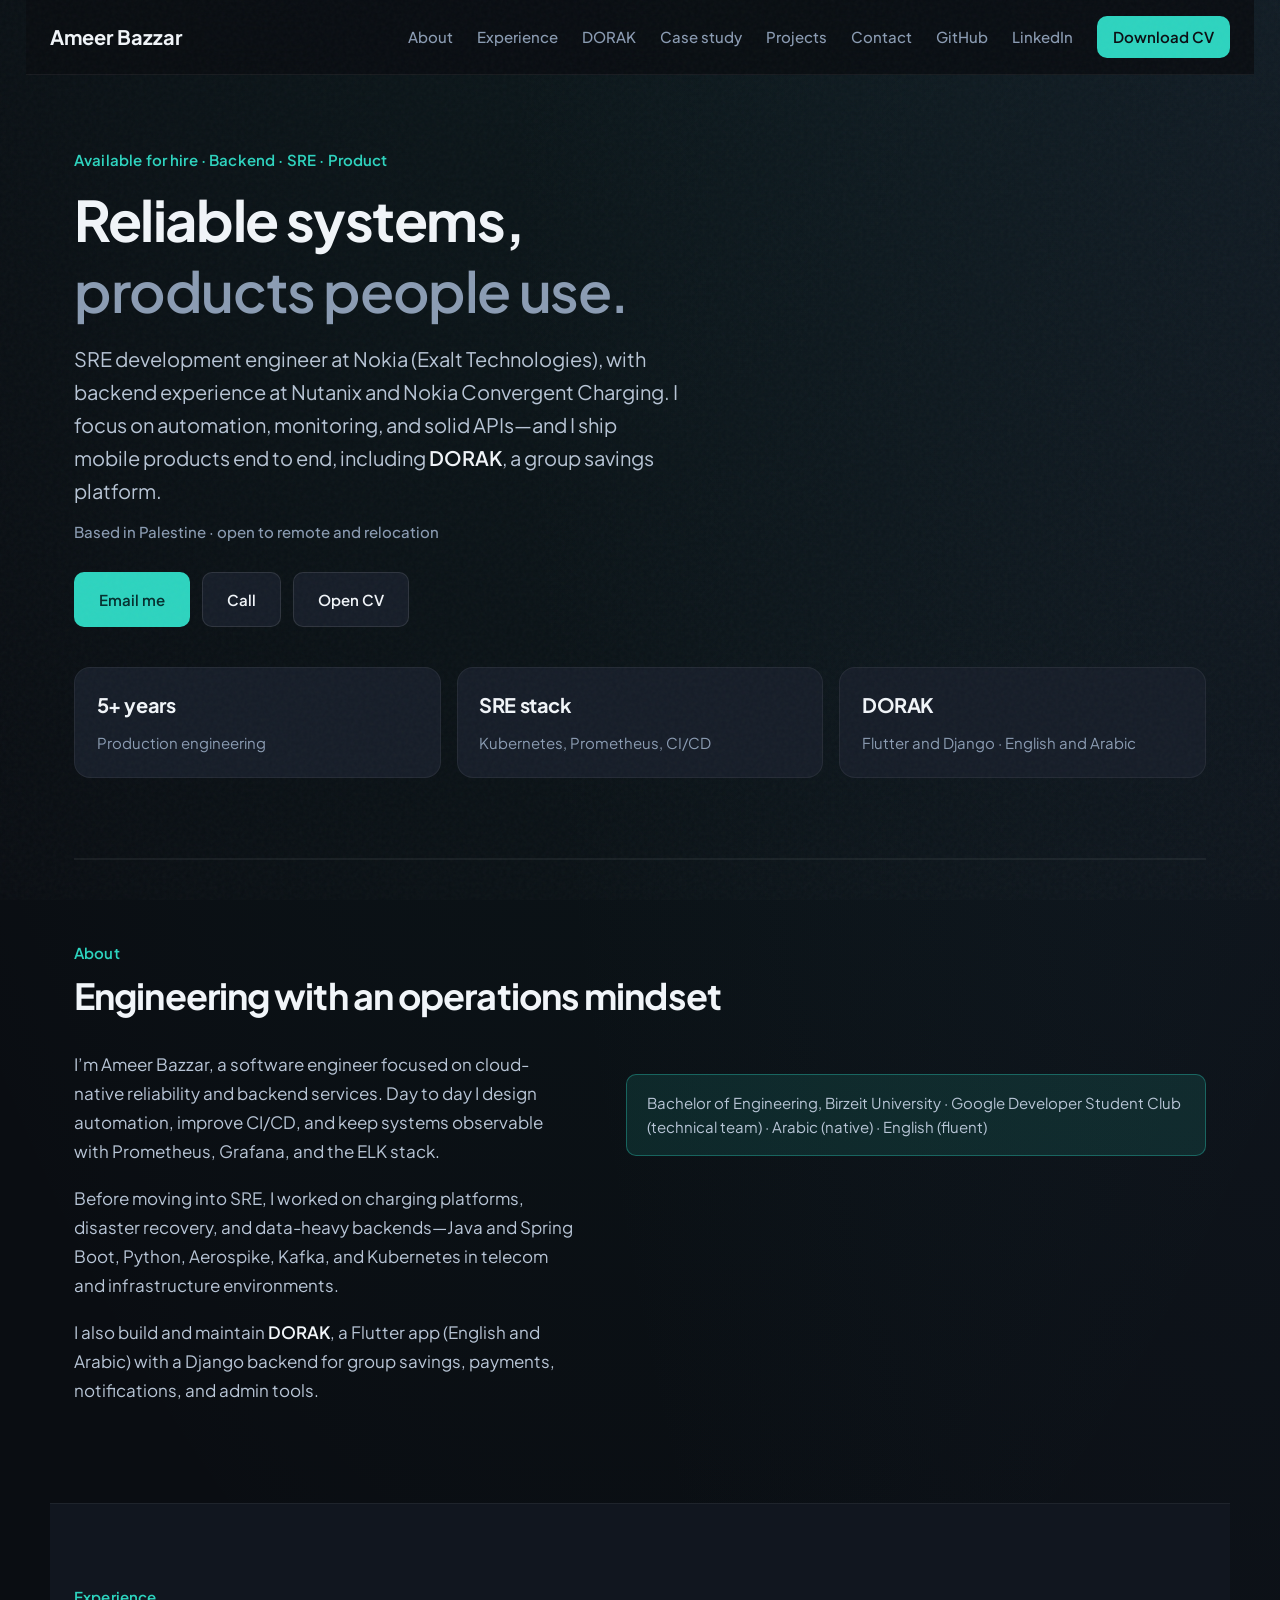
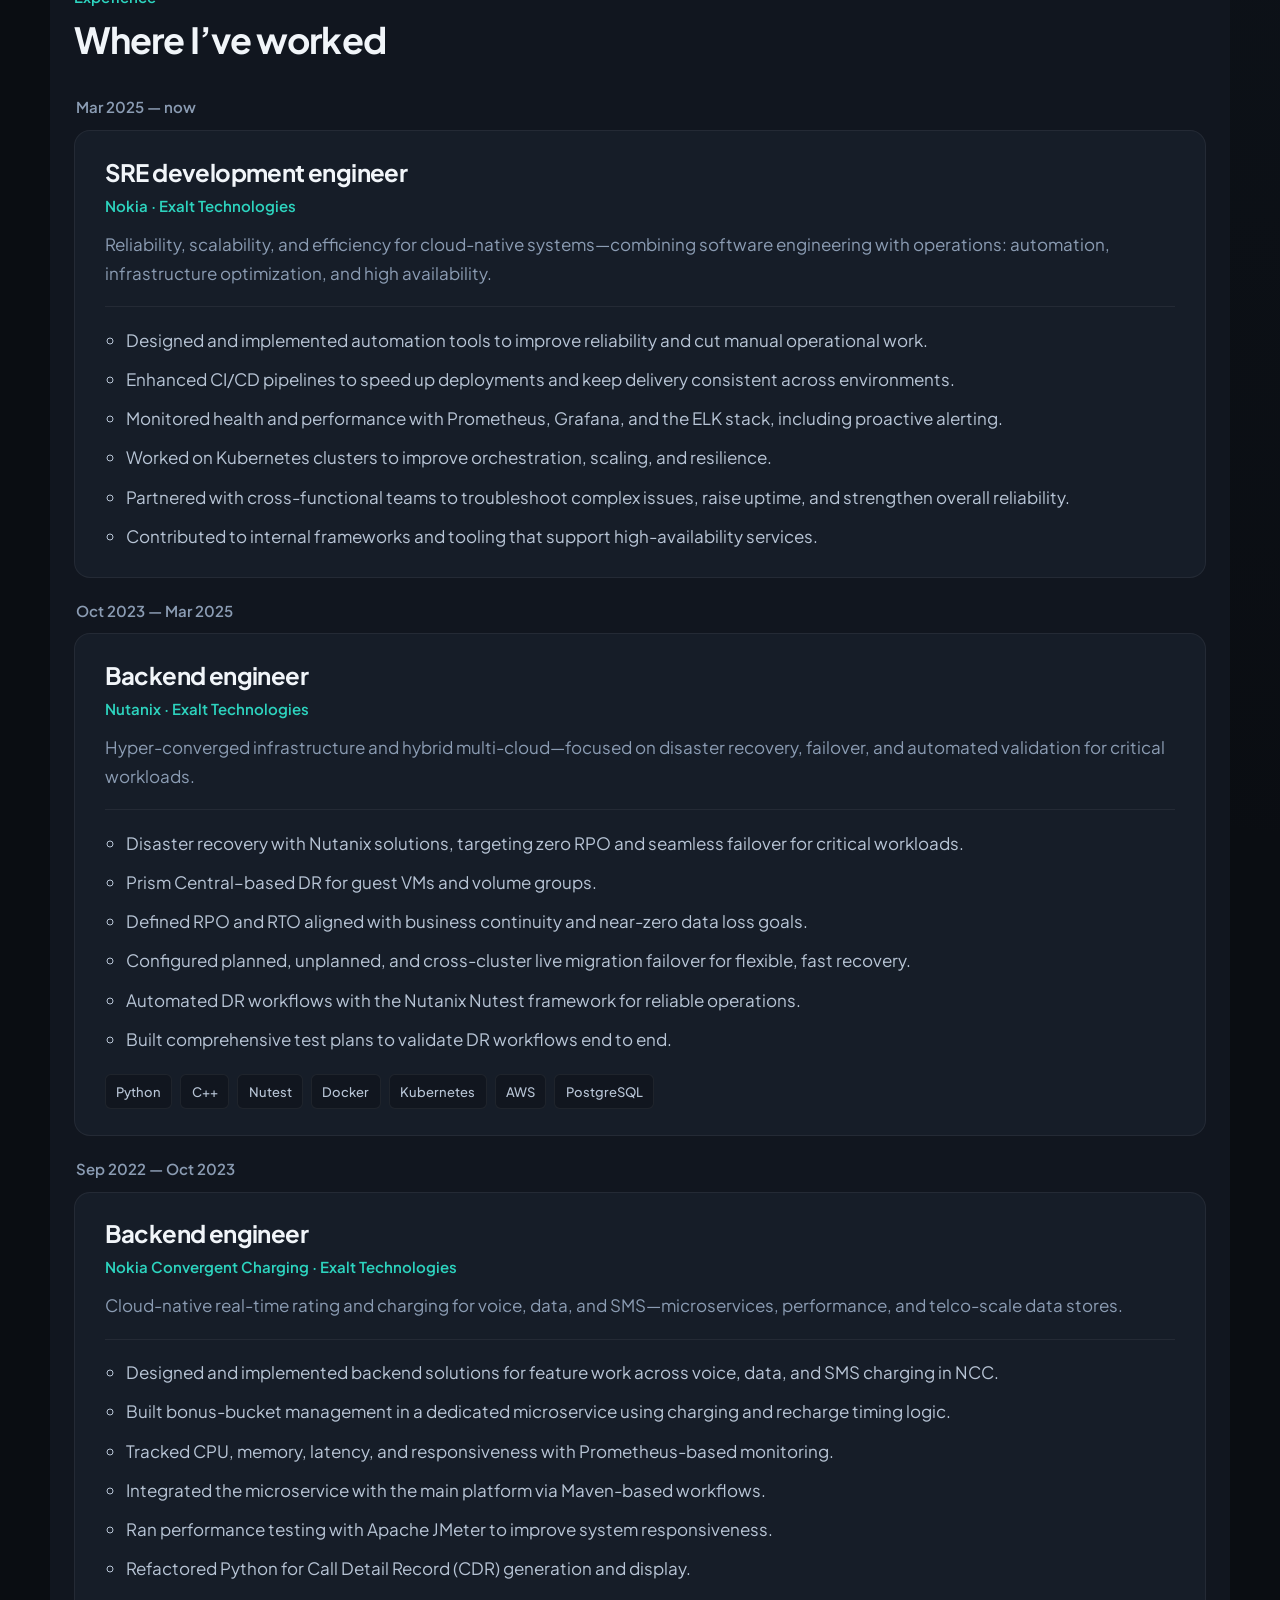
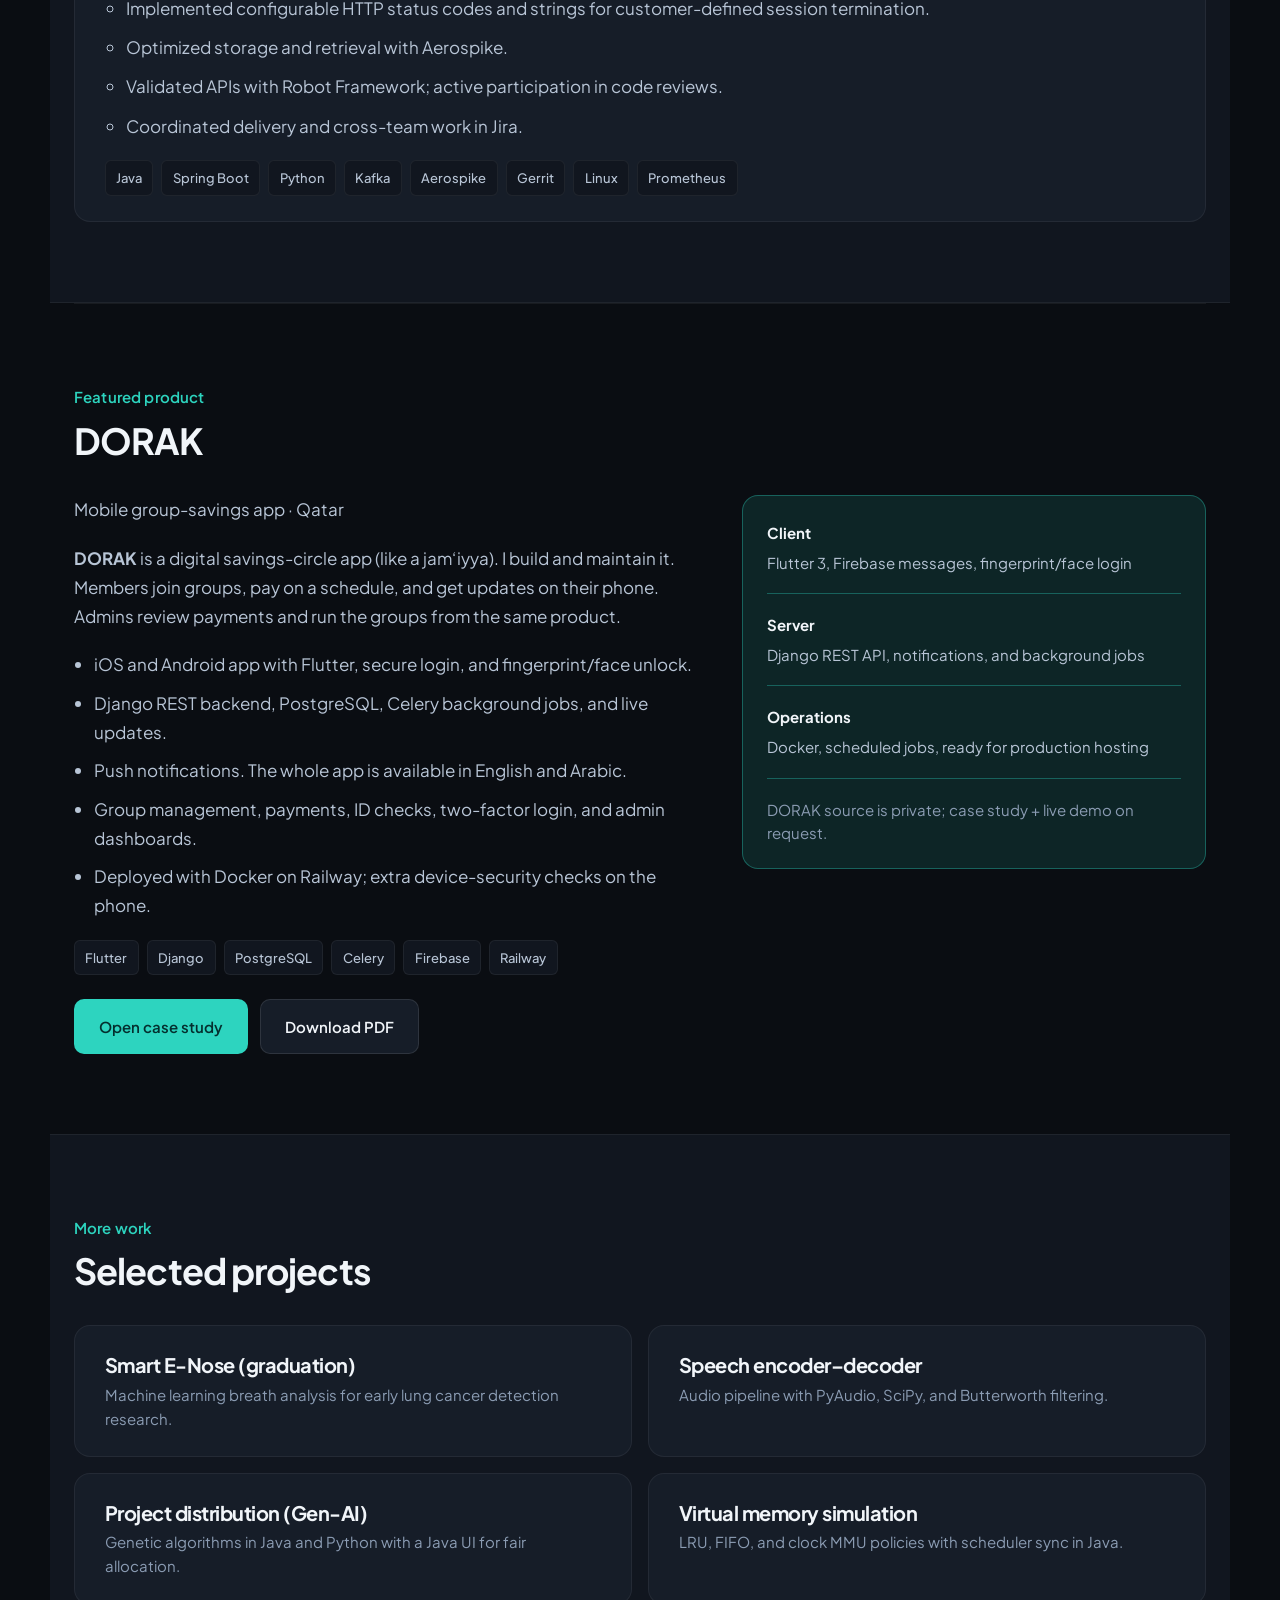
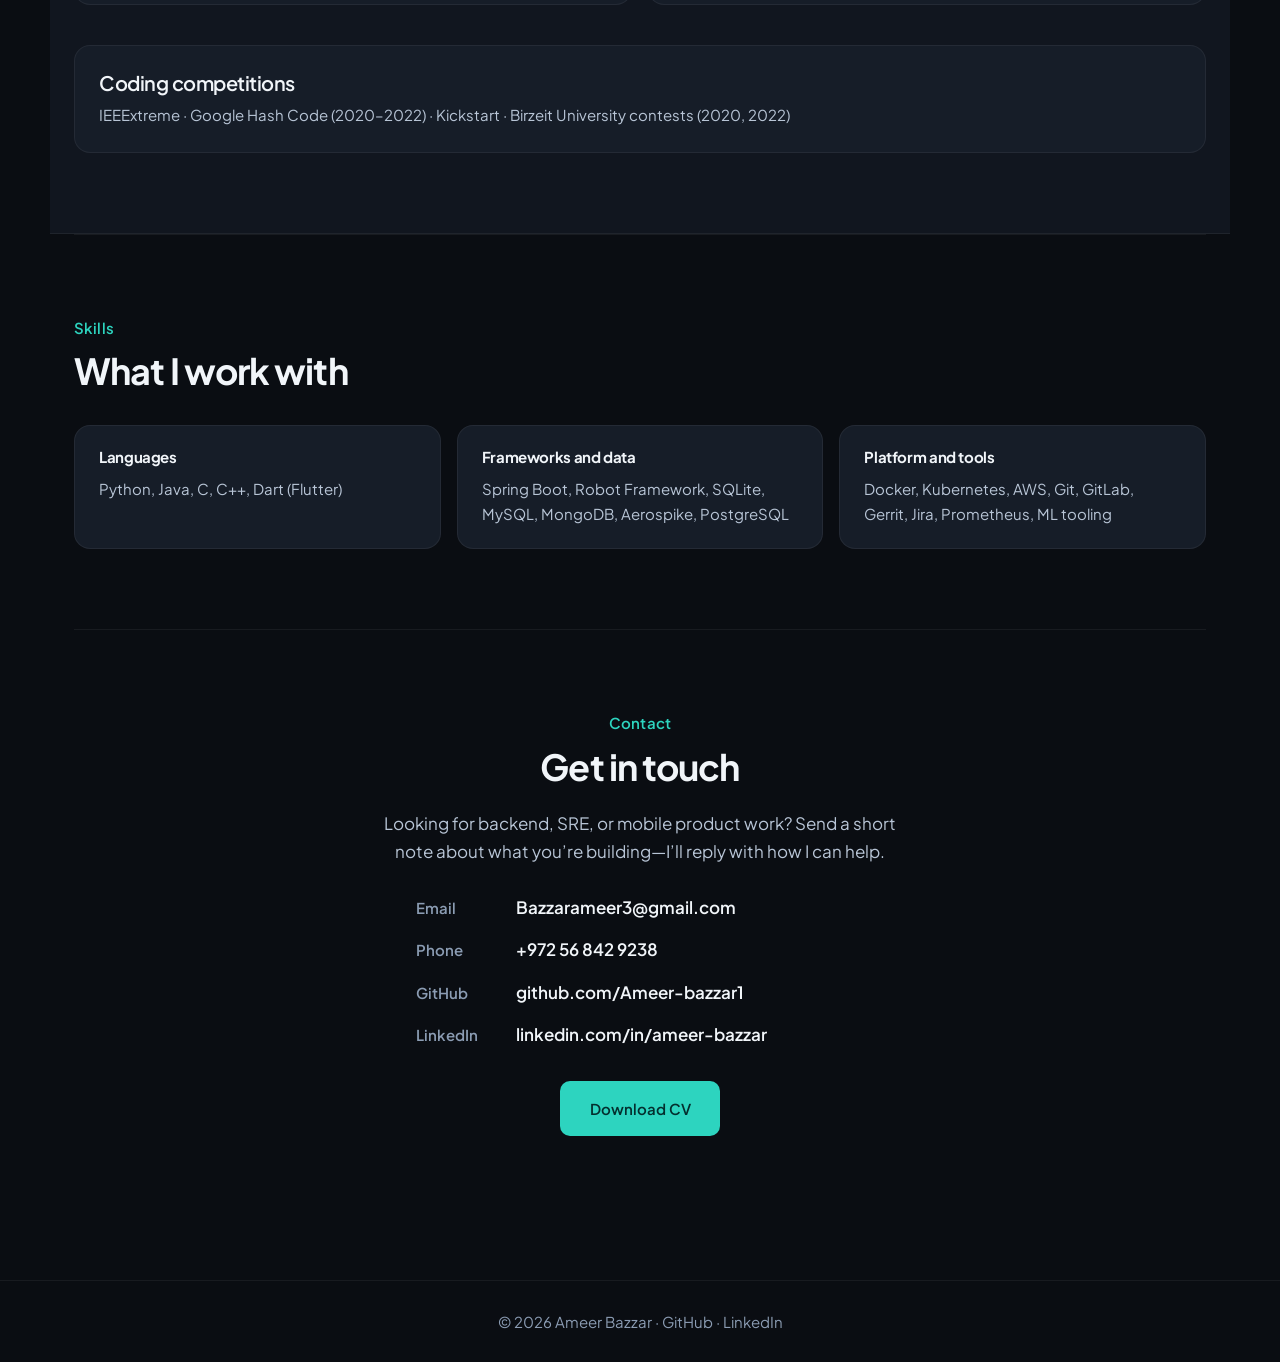
<file: index.html>
<!DOCTYPE html>
<html lang="en">
  <head>
    <meta charset="UTF-8" />
    <meta name="viewport" content="width=device-width, initial-scale=1.0" />
    <meta
      name="description"
      content="Ameer Bazzar — SRE and backend engineer. Cloud-native systems, automation, and DORAK product work."
    />
    <title>Ameer Bazzar · Developer</title>
    <link rel="preconnect" href="https://fonts.googleapis.com" />
    <link rel="preconnect" href="https://fonts.gstatic.com" crossorigin />
    <link
      href="https://fonts.googleapis.com/css2?family=Plus+Jakarta+Sans:wght@400;500;600;700&display=swap"
      rel="stylesheet"
    />
    <link rel="stylesheet" href="styles.css" />
  </head>
  <body>
    <div class="grain" aria-hidden="true"></div>

    <header class="site-header">
      <a class="logo" href="#top">Ameer Bazzar</a>
      <button class="nav-toggle" type="button" aria-expanded="false" aria-controls="site-nav">
        Menu
      </button>
      <nav id="site-nav" class="site-nav">
        <a href="#about">About</a>
        <a href="#experience">Experience</a>
        <a href="#dorak">DORAK</a>
        <a href="dorak.html">Case study</a>
        <a href="#projects">Projects</a>
        <a href="#contact">Contact</a>
        <a href="https://github.com/Ameer-bazzar1" target="_blank" rel="noopener noreferrer">GitHub</a>
        <a href="https://www.linkedin.com/in/ameer-bazzar-447011217" target="_blank" rel="noopener noreferrer">LinkedIn</a>
        <a class="nav-cta" href="assets/AmeerBazzar_CV.pdf" download>Download CV</a>
      </nav>
    </header>

    <main id="top">
      <section class="hero">
        <p class="kicker">Available for hire · Backend · SRE · Product</p>
        <h1>
          Reliable systems,
          <span class="accent-line">products people use.</span>
        </h1>
        <p class="lead">
          SRE development engineer at Nokia (Exalt Technologies), with backend experience at Nutanix
          and Nokia Convergent Charging. I focus on automation, monitoring, and solid APIs—and I
          ship mobile products end to end, including <strong>DORAK</strong>, a group savings platform.
        </p>
        <p class="hero-location">Based in Palestine · open to remote and relocation</p>
        <div class="hero-actions">
          <a class="btn btn-primary" href="mailto:Bazzarameer3@gmail.com">Email me</a>
          <a class="btn btn-ghost" href="tel:+972568429238">Call</a>
          <a class="btn btn-ghost" href="assets/AmeerBazzar_CV.pdf" target="_blank" rel="noopener"
            >Open CV</a
          >
        </div>
        <ul class="hero-stats" aria-label="Highlights">
          <li>
            <span class="stat-value">5+ years</span>
            <span class="stat-label">Production engineering</span>
          </li>
          <li>
            <span class="stat-value">SRE stack</span>
            <span class="stat-label">Kubernetes, Prometheus, CI/CD</span>
          </li>
          <li>
            <span class="stat-value">DORAK</span>
            <span class="stat-label">Flutter and Django · English and Arabic</span>
          </li>
        </ul>
      </section>

      <section id="about" class="section">
        <header class="section-head">
          <span class="kicker">About</span>
          <h2>Engineering with an operations mindset</h2>
        </header>
        <div class="about-grid">
          <div class="prose">
            <p>
              I’m Ameer Bazzar, a software engineer focused on cloud-native reliability and backend
              services. Day to day I design automation, improve CI/CD, and keep systems observable with
              Prometheus, Grafana, and the ELK stack.
            </p>
            <p>
              Before moving into SRE, I worked on charging platforms, disaster recovery, and data-heavy
              backends—Java and Spring Boot, Python, Aerospike, Kafka, and Kubernetes in telecom and
              infrastructure environments.
            </p>
            <p>
              I also build and maintain <strong>DORAK</strong>, a Flutter app (English and Arabic)
              with a Django backend for group savings, payments, notifications, and admin tools.
            </p>
          </div>
          <div class="meta-block">
            Bachelor of Engineering, Birzeit University · Google Developer Student Club (technical
            team) · Arabic (native) · English (fluent)
          </div>
        </div>
      </section>

      <section id="experience" class="section section-alt">
        <header class="section-head">
          <span class="kicker">Experience</span>
          <h2>Where I’ve worked</h2>
        </header>
        <ol class="timeline">
          <li>
            <div class="time">Mar 2025 — now</div>
            <article class="card">
              <h3>SRE development engineer</h3>
              <p class="org">Nokia · Exalt Technologies</p>
              <p class="role-summary">
                Reliability, scalability, and efficiency for cloud-native systems—combining software
                engineering with operations: automation, infrastructure optimization, and high
                availability.
              </p>
              <ul>
                <li>
                  Designed and implemented automation tools to improve reliability and cut manual
                  operational work.
                </li>
                <li>
                  Enhanced CI/CD pipelines to speed up deployments and keep delivery consistent across
                  environments.
                </li>
                <li>
                  Monitored health and performance with Prometheus, Grafana, and the ELK stack, including
                  proactive alerting.
                </li>
                <li>
                  Worked on Kubernetes clusters to improve orchestration, scaling, and resilience.
                </li>
                <li>
                  Partnered with cross-functional teams to troubleshoot complex issues, raise uptime, and
                  strengthen overall reliability.
                </li>
                <li>
                  Contributed to internal frameworks and tooling that support high-availability services.
                </li>
              </ul>
            </article>
          </li>
          <li>
            <div class="time">Oct 2023 — Mar 2025</div>
            <article class="card">
              <h3>Backend engineer</h3>
              <p class="org">Nutanix · Exalt Technologies</p>
              <p class="role-summary">
                Hyper-converged infrastructure and hybrid multi-cloud—focused on disaster recovery,
                failover, and automated validation for critical workloads.
              </p>
              <ul>
                <li>
                  Disaster recovery with Nutanix solutions, targeting zero RPO and seamless failover for
                  critical workloads.
                </li>
                <li>
                  Prism Central–based DR for guest VMs and volume groups.
                </li>
                <li>
                  Defined RPO and RTO aligned with business continuity and near-zero data loss goals.
                </li>
                <li>
                  Configured planned, unplanned, and cross-cluster live migration failover for flexible,
                  fast recovery.
                </li>
                <li>
                  Automated DR workflows with the Nutanix Nutest framework for reliable operations.
                </li>
                <li>Built comprehensive test plans to validate DR workflows end to end.</li>
              </ul>
              <ul class="tag-list" aria-label="Technologies">
                <li>Python</li>
                <li>C++</li>
                <li>Nutest</li>
                <li>Docker</li>
                <li>Kubernetes</li>
                <li>AWS</li>
                <li>PostgreSQL</li>
              </ul>
            </article>
          </li>
          <li>
            <div class="time">Sep 2022 — Oct 2023</div>
            <article class="card">
              <h3>Backend engineer</h3>
              <p class="org">Nokia Convergent Charging · Exalt Technologies</p>
              <p class="role-summary">
                Cloud-native real-time rating and charging for voice, data, and SMS—microservices,
                performance, and telco-scale data stores.
              </p>
              <ul>
                <li>
                  Designed and implemented backend solutions for feature work across voice, data, and SMS
                  charging in NCC.
                </li>
                <li>
                  Built bonus-bucket management in a dedicated microservice using charging and recharge
                  timing logic.
                </li>
                <li>
                  Tracked CPU, memory, latency, and responsiveness with Prometheus-based monitoring.
                </li>
                <li>
                  Integrated the microservice with the main platform via Maven-based workflows.
                </li>
                <li>
                  Ran performance testing with Apache JMeter to improve system responsiveness.
                </li>
                <li>
                  Refactored Python for Call Detail Record (CDR) generation and display.
                </li>
                <li>
                  Implemented configurable HTTP status codes and strings for customer-defined session
                  termination.
                </li>
                <li>Optimized storage and retrieval with Aerospike.</li>
                <li>Validated APIs with Robot Framework; active participation in code reviews.</li>
                <li>Coordinated delivery and cross-team work in Jira.</li>
              </ul>
              <ul class="tag-list" aria-label="Technologies">
                <li>Java</li>
                <li>Spring Boot</li>
                <li>Python</li>
                <li>Kafka</li>
                <li>Aerospike</li>
                <li>Gerrit</li>
                <li>Linux</li>
                <li>Prometheus</li>
              </ul>
            </article>
          </li>
        </ol>
      </section>

      <section id="dorak" class="section">
        <header class="section-head">
          <span class="kicker">Featured product</span>
          <h2>DORAK</h2>
        </header>
        <div class="dorak-grid">
          <div class="dorak-intro">
            <p class="dorak-tagline">Mobile group-savings app · Qatar</p>
            <p>
              <strong>DORAK</strong> is a digital savings-circle app (like a jam‘iyya). I build and
              maintain it. Members join groups, pay on a schedule, and get updates on their phone.
              Admins review payments and run the groups from the same product.
            </p>
            <ul class="feature-list">
              <li>iOS and Android app with Flutter, secure login, and fingerprint/face unlock.</li>
              <li>Django REST backend, PostgreSQL, Celery background jobs, and live updates.</li>
              <li>Push notifications. The whole app is available in English and Arabic.</li>
              <li>Group management, payments, ID checks, two-factor login, and admin dashboards.</li>
              <li>Deployed with Docker on Railway; extra device-security checks on the phone.</li>
            </ul>
            <ul class="tag-list" aria-label="Stack">
              <li>Flutter</li>
              <li>Django</li>
              <li>PostgreSQL</li>
              <li>Celery</li>
              <li>Firebase</li>
              <li>Railway</li>
            </ul>
            <div class="hero-actions dorak-proof">
              <a class="btn btn-primary" href="dorak.html">Open case study</a>
              <a class="btn btn-ghost" href="assets/DORAK_Case_Study.pdf" download>Download PDF</a>
            </div>
          </div>
          <aside class="dorak-panel" aria-label="DORAK architecture">
            <div class="panel-block">
              <span class="panel-title">Client</span>
              <p>Flutter 3, Firebase messages, fingerprint/face login</p>
            </div>
            <div class="panel-block">
              <span class="panel-title">Server</span>
              <p>Django REST API, notifications, and background jobs</p>
            </div>
            <div class="panel-block">
              <span class="panel-title">Operations</span>
              <p>Docker, scheduled jobs, ready for production hosting</p>
            </div>
            <p class="panel-note">
              DORAK source is private; case study + live demo on request.
            </p>
          </aside>
        </div>
      </section>

      <section id="projects" class="section section-alt">
        <header class="section-head">
          <span class="kicker">More work</span>
          <h2>Selected projects</h2>
        </header>
        <div class="project-grid">
          <article class="card">
            <h3>Smart E-Nose (graduation)</h3>
            <p>Machine learning breath analysis for early lung cancer detection research.</p>
          </article>
          <article class="card">
            <h3>Speech encoder–decoder</h3>
            <p>Audio pipeline with PyAudio, SciPy, and Butterworth filtering.</p>
          </article>
          <article class="card">
            <h3>Project distribution (Gen-AI)</h3>
            <p>Genetic algorithms in Java and Python with a Java UI for fair allocation.</p>
          </article>
          <article class="card">
            <h3>Virtual memory simulation</h3>
            <p>LRU, FIFO, and clock MMU policies with scheduler sync in Java.</p>
          </article>
        </div>
        <div class="competitions">
          <h3>Coding competitions</h3>
          <p>
            IEEExtreme · Google Hash Code (2020–2022) · Kickstart · Birzeit University contests
            (2020, 2022)
          </p>
        </div>
      </section>

      <section id="skills" class="section">
        <header class="section-head">
          <span class="kicker">Skills</span>
          <h2>What I work with</h2>
        </header>
        <div class="skill-grid">
          <div class="skill-card">
            <h3>Languages</h3>
            <p>Python, Java, C, C++, Dart (Flutter)</p>
          </div>
          <div class="skill-card">
            <h3>Frameworks and data</h3>
            <p>Spring Boot, Robot Framework, SQLite, MySQL, MongoDB, Aerospike, PostgreSQL</p>
          </div>
          <div class="skill-card">
            <h3>Platform and tools</h3>
            <p>Docker, Kubernetes, AWS, Git, GitLab, Gerrit, Jira, Prometheus, ML tooling</p>
          </div>
        </div>
      </section>

      <section id="contact" class="section section-contact">
        <header class="section-head">
          <span class="kicker">Contact</span>
          <h2>Get in touch</h2>
        </header>
        <p class="lead">
          Looking for backend, SRE, or mobile product work? Send a short note about what you’re
          building—I’ll reply with how I can help.
        </p>
        <ul class="contact-list">
          <li>
            <span>Email</span>
            <a href="mailto:Bazzarameer3@gmail.com">Bazzarameer3@gmail.com</a>
          </li>
          <li>
            <span>Phone</span>
            <a href="tel:+972568429238">+972 56 842 9238</a>
          </li>
          <li>
            <span>GitHub</span>
            <a href="https://github.com/Ameer-bazzar1" target="_blank" rel="noopener noreferrer"
              >github.com/Ameer-bazzar1</a
            >
          </li>
          <li>
            <span>LinkedIn</span>
            <a
              href="https://www.linkedin.com/in/ameer-bazzar-447011217"
              target="_blank"
              rel="noopener noreferrer"
              >linkedin.com/in/ameer-bazzar</a
            >
          </li>
        </ul>
        <a class="btn btn-primary" href="assets/AmeerBazzar_CV.pdf" download>Download CV</a>
      </section>
    </main>

    <footer class="site-footer">
      <p>
        © <span id="year"></span> Ameer Bazzar ·
        <a href="https://github.com/Ameer-bazzar1" target="_blank" rel="noopener noreferrer">GitHub</a>
        ·
        <a href="https://www.linkedin.com/in/ameer-bazzar-447011217" target="_blank" rel="noopener noreferrer"
          >LinkedIn</a
        >
      </p>
    </footer>

    <script src="script.js"></script>
  </body>
</html>
</file>
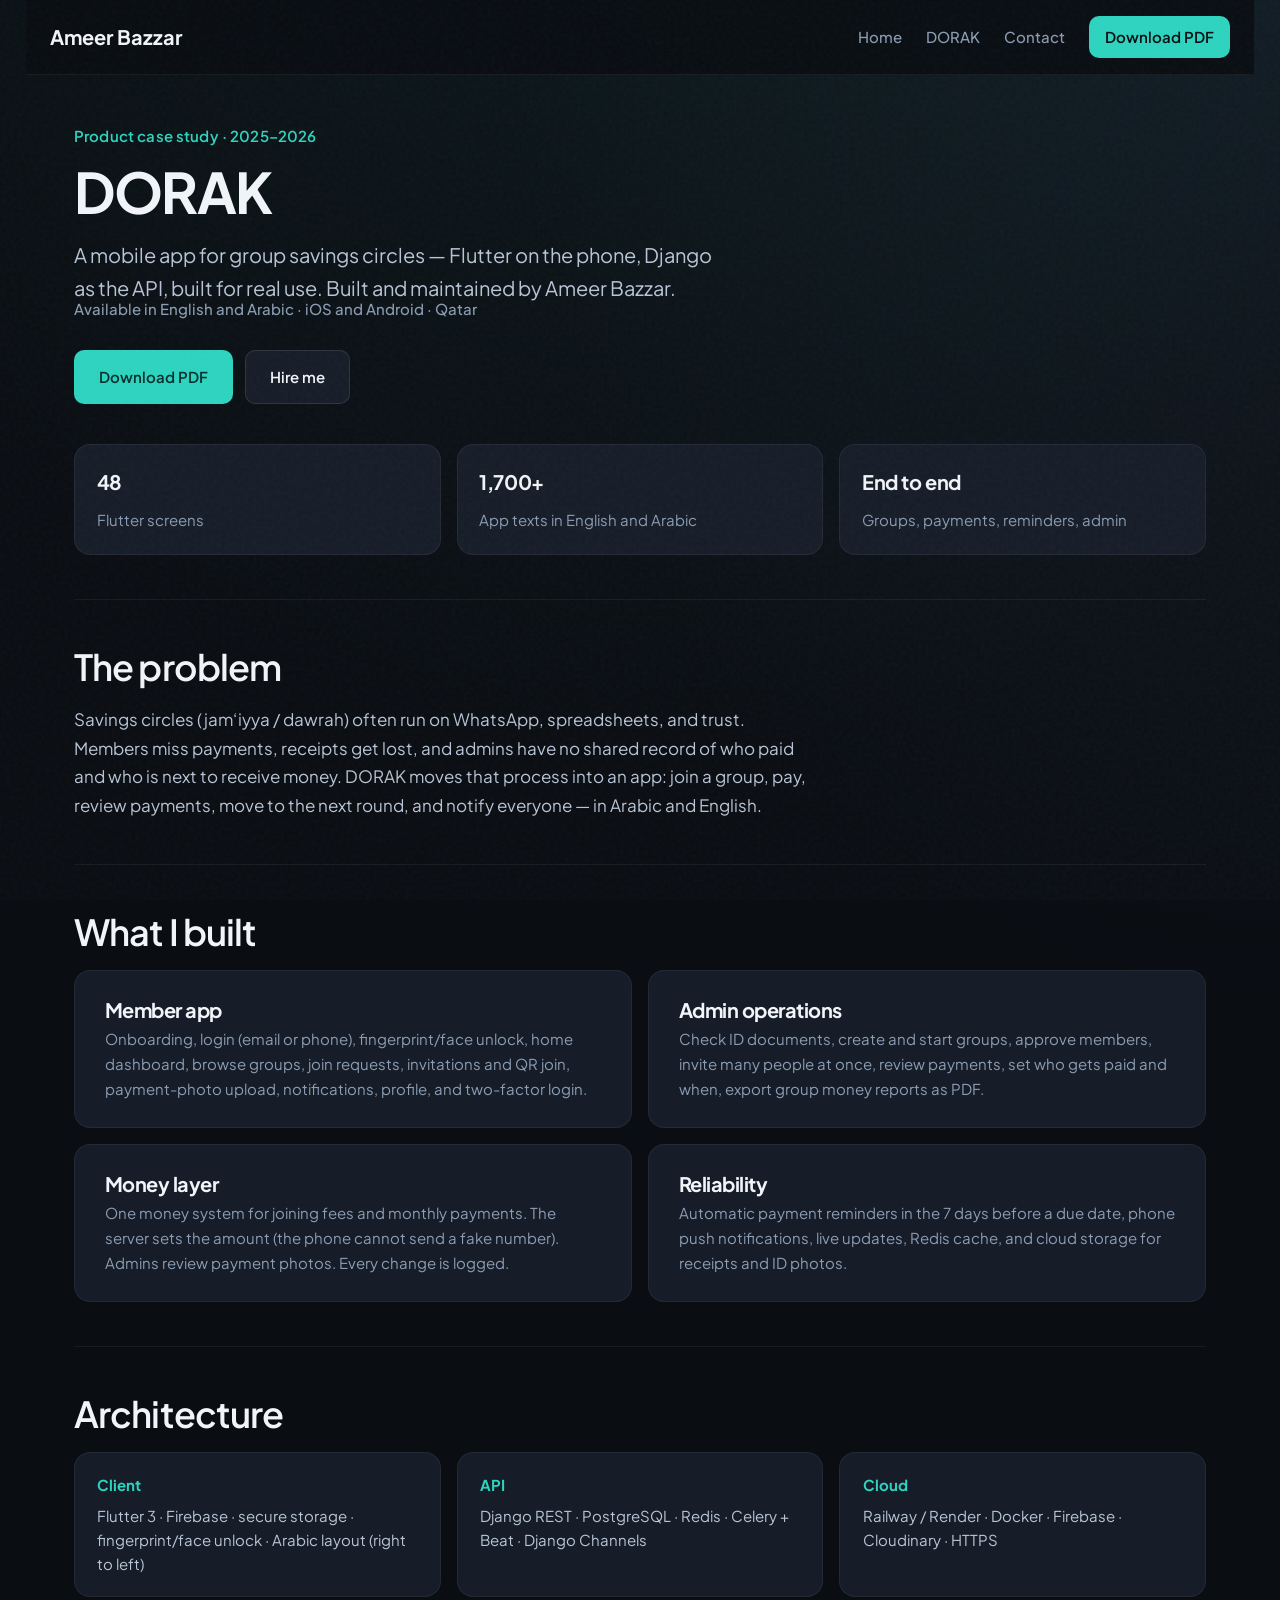
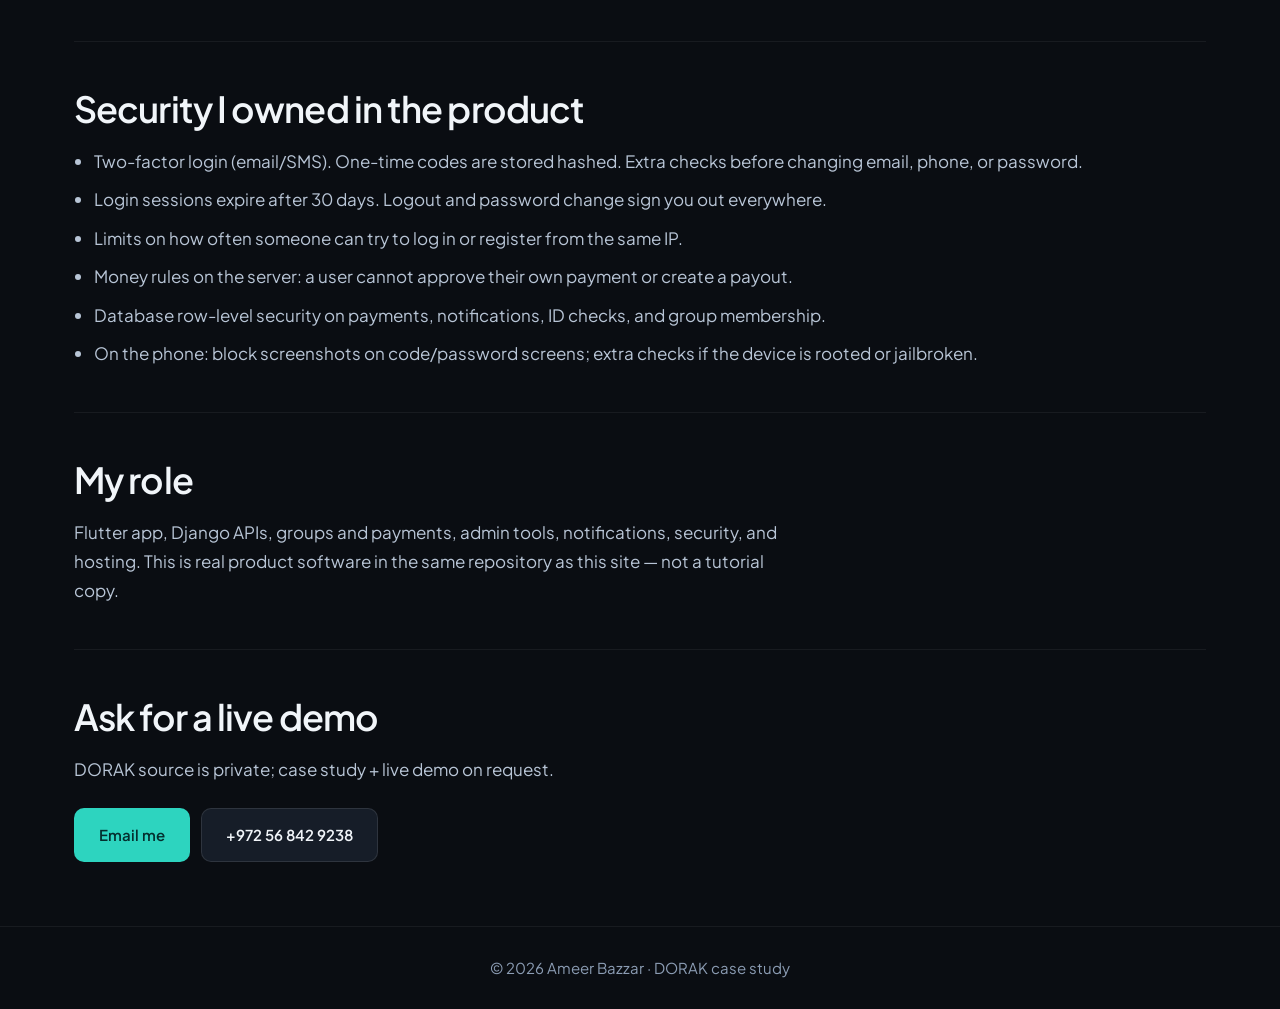
<file: dorak.html>
<!DOCTYPE html>
<html lang="en">
  <head>
    <meta charset="UTF-8" />
    <meta name="viewport" content="width=device-width, initial-scale=1.0" />
    <title>DORAK · Product case study · Ameer Bazzar</title>
    <link rel="preconnect" href="https://fonts.googleapis.com" />
    <link rel="preconnect" href="https://fonts.gstatic.com" crossorigin />
    <link
      href="https://fonts.googleapis.com/css2?family=Plus+Jakarta+Sans:wght@400;500;600;700&display=swap"
      rel="stylesheet"
    />
    <link rel="stylesheet" href="styles.css" />
    <link rel="stylesheet" href="dorak-study.css" />
  </head>
  <body>
    <div class="grain" aria-hidden="true"></div>
    <header class="site-header">
      <a class="logo" href="index.html">Ameer Bazzar</a>
      <nav class="site-nav">
        <a href="index.html">Home</a>
        <a href="index.html#dorak">DORAK</a>
        <a href="index.html#contact">Contact</a>
        <a class="nav-cta" href="assets/DORAK_Case_Study.pdf" download>Download PDF</a>
      </nav>
    </header>

    <main class="study">
      <p class="kicker">Product case study · 2025–2026</p>
      <h1>DORAK</h1>
      <p class="study-sub">
        A mobile app for group savings circles — Flutter on the phone, Django as the API, built for
        real use. Built and maintained by Ameer Bazzar.
      </p>
      <p class="hero-location">Available in English and Arabic · iOS and Android · Qatar</p>

      <div class="study-actions">
        <a class="btn btn-primary" href="assets/DORAK_Case_Study.pdf" download>Download PDF</a>
        <a class="btn btn-ghost" href="index.html#contact">Hire me</a>
      </div>

      <ul class="hero-stats study-stats">
        <li>
          <span class="stat-value">48</span>
          <span class="stat-label">Flutter screens</span>
        </li>
        <li>
          <span class="stat-value">1,700+</span>
          <span class="stat-label">App texts in English and Arabic</span>
        </li>
        <li>
          <span class="stat-value">End to end</span>
          <span class="stat-label">Groups, payments, reminders, admin</span>
        </li>
      </ul>

      <section class="study-block">
        <h2>The problem</h2>
        <p>
          Savings circles (jam‘iyya / dawrah) often run on WhatsApp, spreadsheets, and trust.
          Members miss payments, receipts get lost, and admins have no shared record of who paid and
          who is next to receive money. DORAK moves that process into an app: join a group, pay,
          review payments, move to the next round, and notify everyone — in Arabic and English.
        </p>
      </section>

      <section class="study-block">
        <h2>What I built</h2>
        <div class="study-grid">
          <article class="card">
            <h3>Member app</h3>
            <p>
              Onboarding, login (email or phone), fingerprint/face unlock, home dashboard, browse
              groups, join requests, invitations and QR join, payment-photo upload, notifications,
              profile, and two-factor login.
            </p>
          </article>
          <article class="card">
            <h3>Admin operations</h3>
            <p>
              Check ID documents, create and start groups, approve members, invite many people at
              once, review payments, set who gets paid and when, export group money reports as PDF.
            </p>
          </article>
          <article class="card">
            <h3>Money layer</h3>
            <p>
              One money system for joining fees and monthly payments. The server sets the amount
              (the phone cannot send a fake number). Admins review payment photos. Every change is
              logged.
            </p>
          </article>
          <article class="card">
            <h3>Reliability</h3>
            <p>
              Automatic payment reminders in the 7 days before a due date, phone push notifications,
              live updates, Redis cache, and cloud storage for receipts and ID photos.
            </p>
          </article>
        </div>
      </section>

      <section class="study-block">
        <h2>Architecture</h2>
        <div class="arch">
          <div class="arch-col">
            <strong>Client</strong>
            Flutter 3 · Firebase · secure storage · fingerprint/face unlock · Arabic layout (right to left)
          </div>
          <div class="arch-col">
            <strong>API</strong>
            Django REST · PostgreSQL · Redis · Celery + Beat · Django Channels
          </div>
          <div class="arch-col">
            <strong>Cloud</strong>
            Railway / Render · Docker · Firebase · Cloudinary · HTTPS
          </div>
        </div>
      </section>

      <section class="study-block">
        <h2>Security I owned in the product</h2>
        <ul class="feature-list">
          <li>Two-factor login (email/SMS). One-time codes are stored hashed. Extra checks before changing email, phone, or password.</li>
          <li>Login sessions expire after 30 days. Logout and password change sign you out everywhere.</li>
          <li>Limits on how often someone can try to log in or register from the same IP.</li>
          <li>Money rules on the server: a user cannot approve their own payment or create a payout.</li>
          <li>Database row-level security on payments, notifications, ID checks, and group membership.</li>
          <li>On the phone: block screenshots on code/password screens; extra checks if the device is rooted or jailbroken.</li>
        </ul>
      </section>

      <section class="study-block">
        <h2>My role</h2>
        <p>
          Flutter app, Django APIs, groups and payments, admin tools, notifications, security, and
          hosting. This is real product software in the same repository as this site — not a tutorial
          copy.
        </p>
      </section>

      <section class="study-block study-contact">
        <h2>Ask for a live demo</h2>
        <p>
          DORAK source is private; case study + live demo on request.
        </p>
        <a class="btn btn-primary" href="mailto:Bazzarameer3@gmail.com">Email me</a>
        <a class="btn btn-ghost" href="tel:+972568429238">+972 56 842 9238</a>
      </section>
    </main>

    <footer class="site-footer">
      <p>© <span id="year"></span> Ameer Bazzar · DORAK case study</p>
    </footer>
    <script src="script.js"></script>
  </body>
</html>
</file>
<file: styles.css>
:root {
  --bg: #0a0d12;
  --bg-elevated: #11161f;
  --surface: #161d28;
  --surface-hover: #1c2533;
  --border: rgba(255, 255, 255, 0.1);
  --border-soft: rgba(255, 255, 255, 0.06);
  --text: #f1f5f9;
  --text-secondary: #b8c5d6;
  --text-muted: #8b9cb3;
  --accent: #2dd4bf;
  --accent-soft: rgba(45, 212, 191, 0.12);
  --accent-border: rgba(45, 212, 191, 0.35);
  --font: "Plus Jakarta Sans", system-ui, sans-serif;
  --max: 1180px;
  --radius: 16px;
  --radius-sm: 10px;

  /* One type scale — no random tiny sizes */
  --text-body: 1.0625rem;
  --text-body-line: 1.7;
  --text-sm: 0.9375rem;
  --text-xs: 0.8125rem;
  --text-lg: 1.25rem;
  --text-xl: 1.5rem;
  --text-2xl: clamp(1.75rem, 4vw, 2.25rem);
  --text-hero: clamp(2.25rem, 5.5vw, 3.5rem);
  --space-section: clamp(3.5rem, 8vw, 5rem);
}

*,
*::before,
*::after {
  box-sizing: border-box;
}

html {
  scroll-behavior: smooth;
  -webkit-font-smoothing: antialiased;
}

body {
  margin: 0;
  font-family: var(--font);
  font-size: var(--text-body);
  line-height: var(--text-body-line);
  font-weight: 400;
  color: var(--text-secondary);
  background: var(--bg);
  background-image:
    radial-gradient(ellipse 80% 50% at 50% -20%, rgba(45, 212, 191, 0.08), transparent),
    radial-gradient(ellipse 60% 40% at 100% 0%, rgba(56, 89, 120, 0.15), transparent);
}

h1,
h2,
h3,
h4 {
  color: var(--text);
  font-weight: 600;
  letter-spacing: -0.025em;
  line-height: 1.25;
}

p {
  margin: 0 0 1rem;
}

p:last-child {
  margin-bottom: 0;
}

a {
  color: var(--accent);
  text-underline-offset: 3px;
}

a:hover {
  color: #5eead4;
}

.grain {
  pointer-events: none;
  position: fixed;
  inset: 0;
  opacity: 0.035;
  background-image: url("data:image/svg+xml,%3Csvg viewBox='0 0 256 256' xmlns='http://www.w3.org/2000/svg'%3E%3Cfilter id='n'%3E%3CfeTurbulence type='fractalNoise' baseFrequency='0.9' numOctaves='4' stitchTiles='stitch'/%3E%3C/filter%3E%3Crect width='100%25' height='100%25' filter='url(%23n)'/%3E%3C/svg%3E");
  z-index: 9999;
}

/* ——— Header ——— */
.site-header {
  position: sticky;
  top: 0;
  z-index: 100;
  display: flex;
  align-items: center;
  justify-content: space-between;
  gap: 1rem;
  max-width: calc(var(--max) + 3rem);
  margin: 0 auto;
  padding: 1rem 1.5rem;
  background: rgba(10, 13, 18, 0.88);
  backdrop-filter: blur(16px);
  border-bottom: 1px solid var(--border-soft);
}

.logo {
  font-size: var(--text-lg);
  font-weight: 700;
  color: var(--text);
  text-decoration: none;
}

.site-nav {
  display: flex;
  flex-wrap: wrap;
  align-items: center;
  gap: 0.25rem 1.5rem;
}

.site-nav a {
  color: var(--text-muted);
  text-decoration: none;
  font-size: var(--text-sm);
  font-weight: 500;
  transition: color 0.15s ease;
}

.site-nav a:hover {
  color: var(--text);
}

.nav-cta {
  color: var(--bg) !important;
  background: var(--accent);
  padding: 0.5rem 1rem;
  border-radius: var(--radius-sm);
  font-weight: 600 !important;
}

.nav-cta:hover {
  background: #5eead4;
  color: var(--bg) !important;
}

.nav-toggle {
  display: none;
  font: inherit;
  font-size: var(--text-sm);
  font-weight: 600;
  color: var(--text);
  background: var(--surface);
  border: 1px solid var(--border);
  border-radius: var(--radius-sm);
  padding: 0.5rem 0.85rem;
  cursor: pointer;
}

main {
  max-width: var(--max);
  margin: 0 auto;
  padding: 0 1.5rem 4rem;
}

/* ——— Shared section pattern ——— */
.section {
  padding: var(--space-section) 0;
  border-top: 1px solid var(--border-soft);
}

.section-alt {
  margin-inline: -1.5rem;
  padding-inline: 1.5rem;
  background: var(--bg-elevated);
  border-top-color: var(--border-soft);
  border-bottom: 1px solid var(--border-soft);
}

.section-head {
  margin-bottom: 2rem;
}

.kicker {
  display: block;
  font-size: var(--text-sm);
  font-weight: 600;
  color: var(--accent);
  margin: 0 0 0.5rem;
  letter-spacing: 0.01em;
}

.section-head h2 {
  font-size: var(--text-2xl);
  font-weight: 700;
  margin: 0;
}

/* ——— Hero ——— */
.hero {
  padding: clamp(2.5rem, 6vw, 4.5rem) 0 var(--space-section);
  border-bottom: 1px solid var(--border-soft);
}

.hero .kicker {
  margin-bottom: 1rem;
}

.hero h1 {
  font-size: var(--text-hero);
  font-weight: 700;
  line-height: 1.12;
  margin: 0 0 1.25rem;
  max-width: 16ch;
}

.hero h1 .accent-line {
  display: block;
  font-weight: 600;
  color: var(--text-muted);
  margin-top: 0.15em;
}

.lead {
  font-size: var(--text-lg);
  line-height: 1.65;
  color: var(--text-secondary);
  max-width: 38rem;
  margin: 0 0 2rem;
}

.lead strong {
  color: var(--text);
  font-weight: 600;
}

.hero-location {
  margin: -1.25rem 0 1.75rem;
  font-size: var(--text-sm);
  font-weight: 500;
  color: var(--text-muted);
}

.hero-actions {
  display: flex;
  flex-wrap: wrap;
  gap: 0.75rem;
  margin-bottom: 2.5rem;
}

.btn {
  display: inline-flex;
  align-items: center;
  justify-content: center;
  padding: 0.85rem 1.5rem;
  border-radius: var(--radius-sm);
  font-family: inherit;
  font-weight: 600;
  font-size: var(--text-sm);
  text-decoration: none;
  border: 1px solid transparent;
  transition: background 0.15s ease, border-color 0.15s ease, transform 0.15s ease;
}

.btn:hover {
  transform: translateY(-1px);
}

.btn-primary {
  background: var(--accent);
  color: #042f2e;
}

.btn-primary:hover {
  background: #5eead4;
  color: #042f2e;
}

.btn-ghost {
  border-color: var(--border);
  color: var(--text);
  background: var(--surface);
}

.btn-ghost:hover {
  background: var(--surface-hover);
  border-color: rgba(255, 255, 255, 0.15);
  color: var(--text);
}

.hero-stats {
  list-style: none;
  padding: 0;
  margin: 0;
  display: grid;
  gap: 1rem;
  grid-template-columns: repeat(3, 1fr);
}

.hero-stats li {
  padding: 1.25rem 1.35rem;
  background: var(--surface);
  border: 1px solid var(--border-soft);
  border-radius: var(--radius);
}

.hero-stats .stat-value {
  display: block;
  font-size: var(--text-lg);
  font-weight: 700;
  color: var(--text);
  margin-bottom: 0.35rem;
  letter-spacing: -0.02em;
}

.hero-stats .stat-label {
  font-size: var(--text-sm);
  color: var(--text-muted);
  line-height: 1.5;
}

/* ——— About ——— */
.about-grid {
  display: grid;
  gap: 2rem;
}

@media (min-width: 768px) {
  .about-grid {
    grid-template-columns: 1fr 1.15fr;
    gap: 3rem;
    align-items: start;
  }
}

.prose {
  font-size: var(--text-body);
  color: var(--text-secondary);
}

.prose p {
  margin-bottom: 1.15rem;
}

.prose strong {
  color: var(--text);
  font-weight: 600;
}

.meta-block {
  margin-top: 1.5rem;
  padding: 1rem 1.25rem;
  background: var(--accent-soft);
  border: 1px solid var(--accent-border);
  border-radius: var(--radius-sm);
  font-size: var(--text-sm);
  color: var(--text-secondary);
  line-height: 1.6;
}

/* ——— Timeline / cards ——— */
.timeline {
  list-style: none;
  padding: 0;
  margin: 0;
  display: flex;
  flex-direction: column;
  gap: 1.25rem;
}

.timeline > li {
  display: flex;
  flex-direction: column;
  gap: 0.65rem;
  min-width: 0;
}

.time {
  font-size: var(--text-sm);
  font-weight: 600;
  color: var(--text-muted);
  padding: 0 0.15rem;
}

.card {
  background: var(--surface);
  border: 1px solid var(--border-soft);
  border-radius: var(--radius);
  padding: 1.6rem 1.85rem;
  width: 100%;
  min-width: 0;
  transition: border-color 0.2s ease, background 0.2s ease;
}

.card:hover {
  border-color: var(--border);
  background: var(--surface-hover);
}

.card h3 {
  font-size: var(--text-xl);
  font-weight: 700;
  margin: 0 0 0.35rem;
}

.org {
  margin: 0 0 0.75rem;
  font-size: var(--text-sm);
  font-weight: 600;
  color: var(--accent);
}

.role-summary {
  margin: 0 0 1.15rem;
  padding-bottom: 1.15rem;
  border-bottom: 1px solid var(--border-soft);
  font-size: var(--text-body);
  color: var(--text-muted);
  line-height: 1.7;
  max-width: none;
}

.card ul:not(.tag-list) {
  margin: 0;
  padding-left: 1.35rem;
  color: var(--text-secondary);
  font-size: var(--text-body);
}

.card ul:not(.tag-list) > li {
  display: list-item;
  width: 100%;
  max-width: none;
  margin-bottom: 0.65rem;
  line-height: 1.7;
}

.card ul:not(.tag-list) > li:last-child {
  margin-bottom: 0;
}

/* Tag pills — same size everywhere */
.tag-list {
  display: flex;
  flex-wrap: wrap;
  gap: 0.5rem;
  margin: 1.25rem 0 0;
  padding: 0;
  list-style: none;
}

.tag-list li {
  font-size: var(--text-xs);
  font-weight: 500;
  color: var(--text-secondary);
  background: var(--bg-elevated);
  border: 1px solid var(--border-soft);
  padding: 0.35rem 0.65rem;
  border-radius: 6px;
}

/* ——— DORAK ——— */
.dorak-grid {
  display: grid;
  gap: 2rem;
}

@media (min-width: 900px) {
  .dorak-grid {
    grid-template-columns: 1.15fr 0.85fr;
    gap: 2.5rem;
  }
}

.dorak-intro h2 {
  font-size: var(--text-2xl);
  margin: 0 0 0.35rem;
}

.dorak-proof {
  margin-top: 1.5rem;
  margin-bottom: 0;
}

.dorak-intro > p {
  font-size: var(--text-body);
  color: var(--text-secondary);
  margin-bottom: 1.25rem;
}

.feature-list {
  margin: 0 0 1.25rem;
  padding-left: 1.25rem;
  color: var(--text-secondary);
}

.feature-list li {
  margin-bottom: 0.6rem;
}

.dorak-panel {
  background: var(--accent-soft);
  border: 1px solid var(--accent-border);
  border-radius: var(--radius);
  padding: 1.5rem;
  height: fit-content;
}

.panel-block {
  padding-bottom: 1.15rem;
  margin-bottom: 1.15rem;
  border-bottom: 1px solid var(--accent-border);
}

.panel-block:last-of-type {
  border-bottom: none;
  margin-bottom: 0;
  padding-bottom: 0;
}

.panel-title {
  display: block;
  font-size: var(--text-sm);
  font-weight: 700;
  color: var(--text);
  margin-bottom: 0.35rem;
}

.panel-block p {
  margin: 0;
  font-size: var(--text-sm);
  color: var(--text-secondary);
  line-height: 1.55;
}

.panel-note {
  margin: 1.25rem 0 0;
  padding-top: 1.15rem;
  border-top: 1px solid var(--accent-border);
  font-size: var(--text-sm);
  color: var(--text-muted);
  line-height: 1.55;
}

/* ——— Projects ——— */
.project-grid {
  display: grid;
  gap: 1rem;
  grid-template-columns: repeat(2, 1fr);
}

@media (max-width: 640px) {
  .project-grid {
    grid-template-columns: 1fr;
  }
}

.project-grid .card h3 {
  font-size: var(--text-lg);
}

.project-grid .card p {
  font-size: var(--text-sm);
  color: var(--text-muted);
  line-height: 1.6;
}

.competitions {
  margin-top: 2.5rem;
  padding: 1.5rem;
  background: var(--surface);
  border: 1px solid var(--border-soft);
  border-radius: var(--radius);
}

.competitions h3 {
  font-size: var(--text-lg);
  margin: 0 0 0.5rem;
}

.competitions p {
  font-size: var(--text-sm);
  color: var(--text-secondary);
  line-height: 1.65;
}

/* ——— Skills ——— */
.skill-grid {
  display: grid;
  gap: 1rem;
  grid-template-columns: repeat(3, 1fr);
}

@media (max-width: 768px) {
  .skill-grid {
    grid-template-columns: 1fr;
  }
}

.skill-card {
  padding: 1.35rem 1.5rem;
  background: var(--surface);
  border: 1px solid var(--border-soft);
  border-radius: var(--radius);
}

.skill-card h3 {
  font-size: var(--text-sm);
  font-weight: 700;
  color: var(--text);
  margin: 0 0 0.65rem;
}

.skill-card p {
  margin: 0;
  font-size: var(--text-sm);
  color: var(--text-secondary);
  line-height: 1.65;
}

/* ——— Contact ——— */
.section-contact {
  text-align: center;
}

.section-contact .section-head {
  margin-bottom: 1.25rem;
}

.section-contact .lead {
  margin: 0 auto 1.75rem;
  max-width: 32rem;
  font-size: var(--text-body);
}

.contact-list {
  list-style: none;
  margin: 0 auto 2rem;
  padding: 0;
  max-width: 28rem;
  text-align: left;
  display: flex;
  flex-direction: column;
  gap: 0.85rem;
}

.contact-list li {
  display: grid;
  grid-template-columns: 5.5rem 1fr;
  gap: 0.75rem;
  align-items: baseline;
}

.contact-list span {
  font-size: var(--text-sm);
  font-weight: 600;
  color: var(--text-muted);
}

.contact-list a {
  font-size: var(--text-body);
  font-weight: 600;
  color: var(--text);
  text-decoration: none;
  word-break: break-word;
}

.contact-list a:hover {
  color: var(--accent);
}

.section-contact .btn {
  min-width: 10rem;
}

/* ——— Footer ——— */
.site-footer {
  border-top: 1px solid var(--border-soft);
  padding: 1.75rem 1.5rem;
  text-align: center;
  font-size: var(--text-sm);
  color: var(--text-muted);
}

.site-footer p {
  margin: 0;
}

.site-footer a {
  color: var(--text-muted);
  text-decoration: none;
}

.site-footer a:hover {
  color: var(--accent);
}

/* ——— Mobile ——— */
@media (max-width: 720px) {
  .nav-toggle {
    display: block;
  }

  .site-nav {
    display: none;
    position: absolute;
    top: 100%;
    left: 0;
    right: 0;
    flex-direction: column;
    align-items: stretch;
    gap: 0.5rem;
    padding: 1rem 1.5rem 1.25rem;
    background: var(--bg-elevated);
    border-bottom: 1px solid var(--border);
  }

  .site-header.nav-open .site-nav {
    display: flex;
  }

  .site-header {
    position: sticky;
    flex-wrap: wrap;
  }

  .hero-stats {
    grid-template-columns: 1fr;
  }

  .hero h1 {
    max-width: none;
  }
}
</file>
<file: dorak-study.css>
.study {
  max-width: var(--max);
  margin: 0 auto;
  padding: 3rem 1.5rem 4rem;
}

.study h1 {
  font-size: var(--text-hero);
  font-weight: 700;
  margin: 0 0 0.75rem;
  color: var(--text);
}

.study-sub {
  font-size: var(--text-lg);
  color: var(--text-secondary);
  max-width: 40rem;
  margin: 0 0 0.75rem;
  line-height: 1.65;
}

.study-actions {
  display: flex;
  flex-wrap: wrap;
  gap: 0.75rem;
  margin: 1.75rem 0 2.5rem;
}

.study-stats {
  margin-bottom: 0;
}

.study-block {
  padding: 2.75rem 0 0;
  border-top: 1px solid var(--border-soft);
  margin-top: 2.75rem;
}

.study-block h2 {
  font-size: var(--text-2xl);
  margin: 0 0 1rem;
}

.study-block > p {
  color: var(--text-secondary);
  max-width: 46rem;
}

.study-grid {
  display: grid;
  gap: 1rem;
  grid-template-columns: repeat(2, 1fr);
}

.study-grid .card h3 {
  font-size: var(--text-lg);
}

.study-grid .card p {
  font-size: var(--text-sm);
  color: var(--text-muted);
  line-height: 1.65;
}

.arch {
  display: grid;
  gap: 1rem;
  grid-template-columns: repeat(3, 1fr);
}

.arch-col {
  background: var(--surface);
  border: 1px solid var(--border-soft);
  border-radius: var(--radius);
  padding: 1.25rem 1.4rem;
  font-size: var(--text-sm);
  color: var(--text-secondary);
  line-height: 1.6;
}

.arch-col strong {
  display: block;
  color: var(--accent);
  font-size: var(--text-sm);
  margin-bottom: 0.4rem;
}

.study-contact .btn {
  margin: 0.5rem 0.5rem 0 0;
}

@media (max-width: 768px) {
  .study-grid,
  .arch {
    grid-template-columns: 1fr;
  }
}

@media print {
  .grain,
  .site-header,
  .site-footer,
  .study-actions,
  .nav-toggle {
    display: none !important;
  }

  body {
    background: #fff;
    color: #111;
  }

  .study {
    padding: 0;
  }
}
</file>
